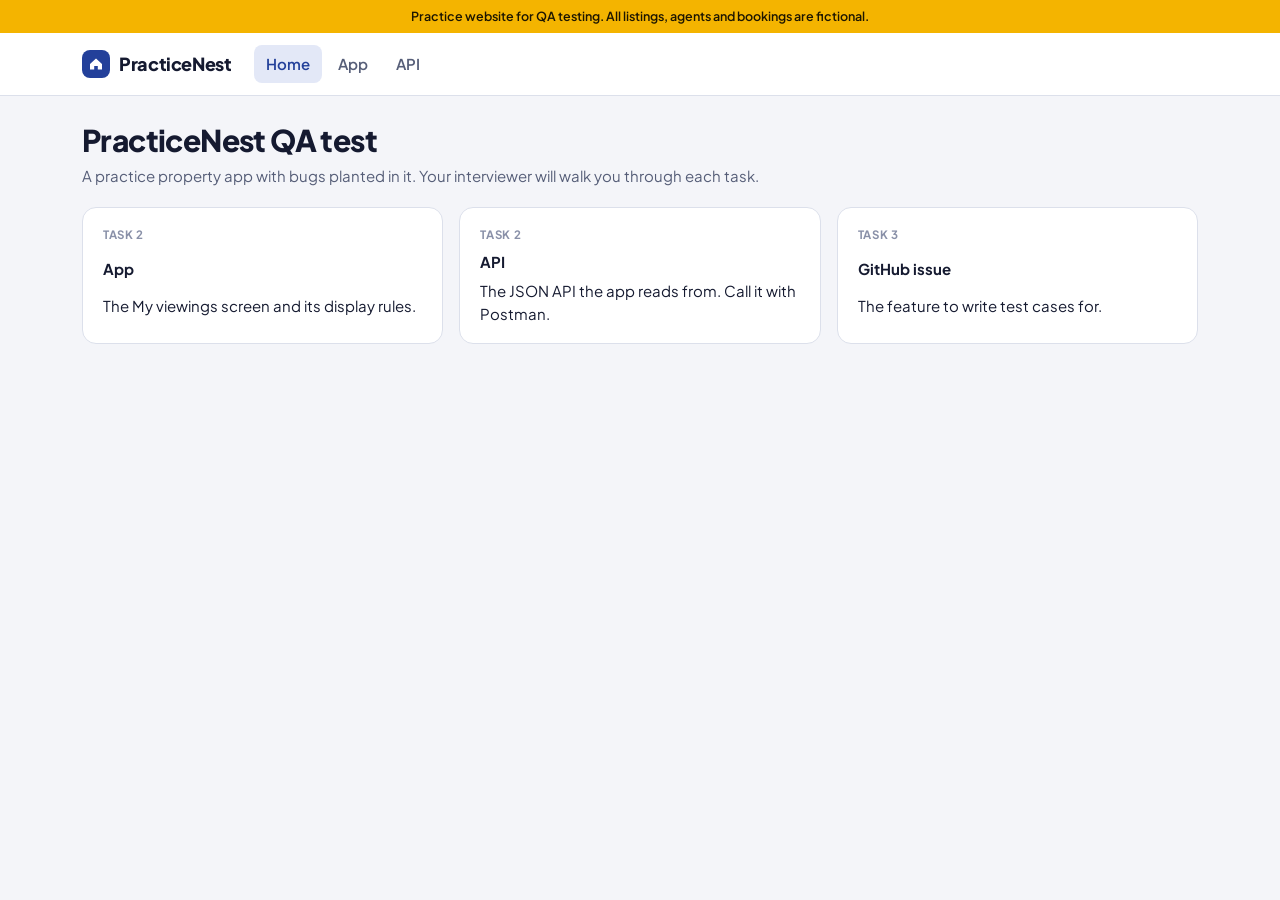
<file: index.html>
<!doctype html>
<html lang="en"><head><meta charset="utf-8"><meta name="viewport" content="width=device-width,initial-scale=1">
<title>Home · PracticeNest</title>
<link rel="preconnect" href="https://fonts.googleapis.com"><link rel="preconnect" href="https://fonts.gstatic.com" crossorigin>
<link rel="stylesheet" href="https://fonts.googleapis.com/css2?family=Plus+Jakarta+Sans:wght@400;500;600;700;800&family=JetBrains+Mono:wght@400;500&display=swap">
<link rel="stylesheet" href="assets/site.css">

</head><body>
<div class="practice">Practice website for QA testing. All listings, agents and bookings are fictional.</div>
<header class="bar"><div class="bar-in">
  <a class="brand" href=""><span class="brand-mark" aria-hidden="true"><svg width="16" height="16" viewBox="0 0 16 16"><path d="M2 8 8 2.5 14 8v5.5H9.8V10H6.2v3.5H2z" fill="#fff"/></svg></span>PracticeNest</a>
  <nav class="nav" aria-label="Main"><a href="" aria-current="page">Home</a><a href="app/">App</a><a href="api/">API</a></nav>
</div></header>
<main>

<h1>PracticeNest QA test</h1>
<p class="lead">A practice property app with bugs planted in it. Your interviewer will walk you through each task.</p>
<div class="cards">
  <a class="panel" href="app/"><small>Task 2</small><b>App</b><span>The My viewings screen and its display rules.</span></a>
  <a class="panel" href="api/"><small>Task 2</small><b>API</b><span>The JSON API the app reads from. Call it with Postman.</span></a>
  <a class="panel" href="https://github.com/bingjiang/practicenest/issues/1"><small>Task 3</small><b>GitHub issue</b><span>The feature to write test cases for.</span></a>
</div>

</main>
</body></html>
</file>
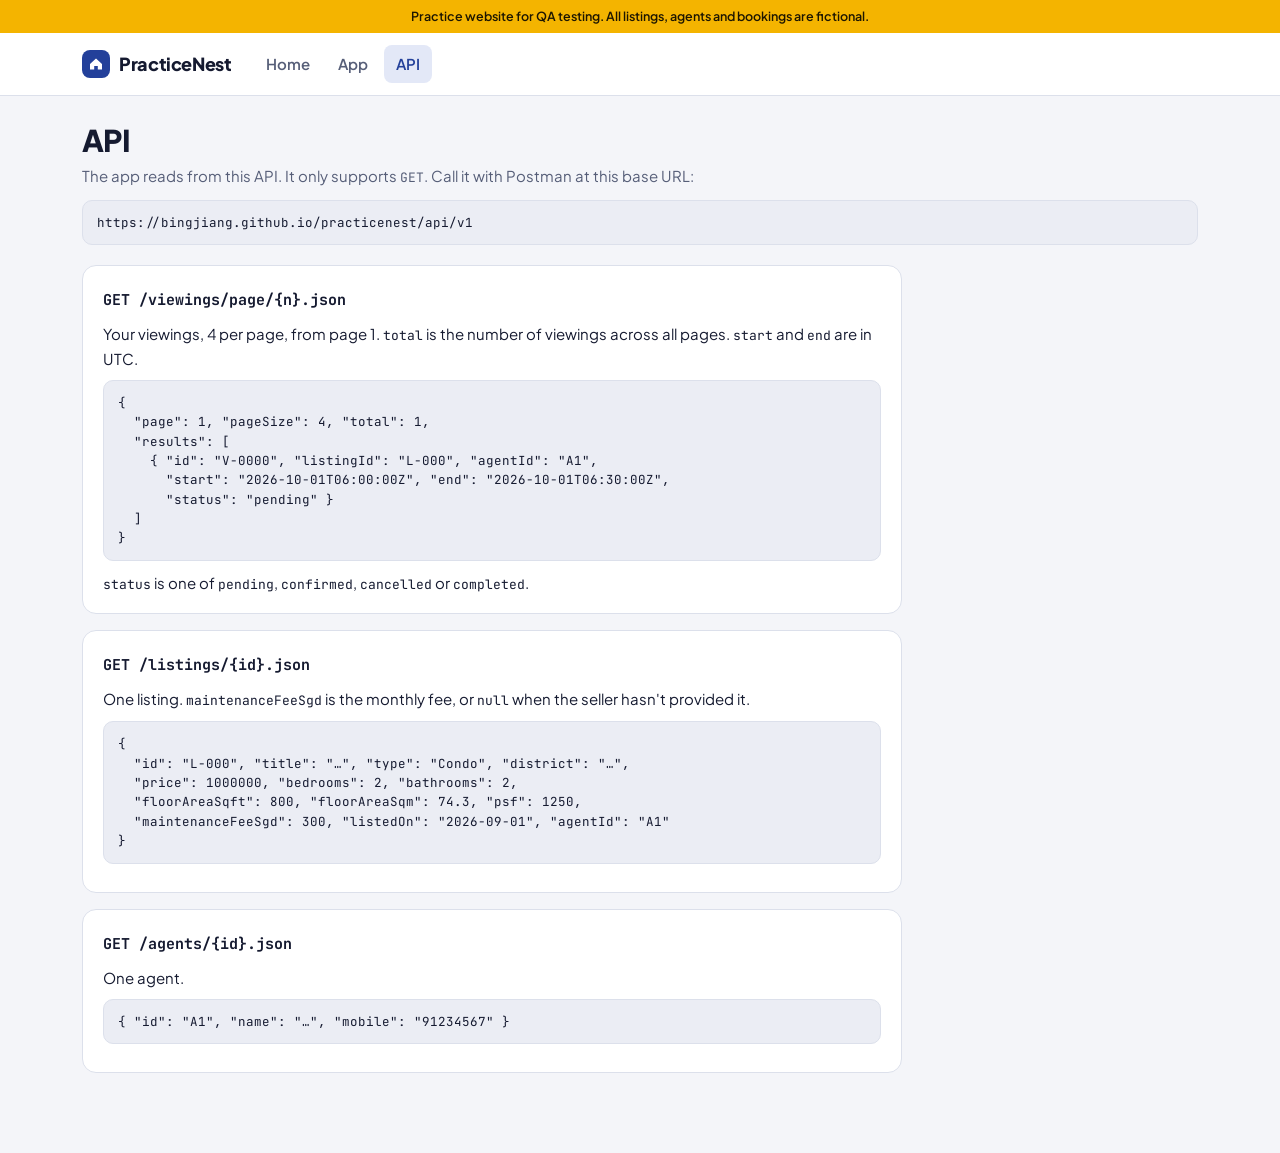
<file: api/index.html>
<!doctype html>
<html lang="en"><head><meta charset="utf-8"><meta name="viewport" content="width=device-width,initial-scale=1">
<title>API · PracticeNest</title>
<link rel="preconnect" href="https://fonts.googleapis.com"><link rel="preconnect" href="https://fonts.gstatic.com" crossorigin>
<link rel="stylesheet" href="https://fonts.googleapis.com/css2?family=Plus+Jakarta+Sans:wght@400;500;600;700;800&family=JetBrains+Mono:wght@400;500&display=swap">
<link rel="stylesheet" href="../assets/site.css">
<style>.apigrid{margin-top:20px;display:grid;gap:16px;max-width:820px}.apigrid h2 code{font-size:15px}.apigrid pre{margin:10px 0}</style>
</head><body>
<div class="practice">Practice website for QA testing. All listings, agents and bookings are fictional.</div>
<header class="bar"><div class="bar-in">
  <a class="brand" href="../"><span class="brand-mark" aria-hidden="true"><svg width="16" height="16" viewBox="0 0 16 16"><path d="M2 8 8 2.5 14 8v5.5H9.8V10H6.2v3.5H2z" fill="#fff"/></svg></span>PracticeNest</a>
  <nav class="nav" aria-label="Main"><a href="../">Home</a><a href="../app/">App</a><a href="../api/" aria-current="page">API</a></nav>
</div></header>
<main>

<h1>API</h1>
<p class="lead">The app reads from this API. It only supports <code>GET</code>. Call it with Postman at this base URL:</p>
<pre style="margin-top:12px">https://bingjiang.github.io/practicenest/api/v1</pre>
<div class="apigrid">
  <section class="panel"><h2><code>GET /viewings/page/{n}.json</code></h2>
    <p>Your viewings, 4 per page, from page 1. <code>total</code> is the number of viewings across all pages. <code>start</code> and <code>end</code> are in UTC.</p>
<pre>{
  "page": 1, "pageSize": 4, "total": 1,
  "results": [
    { "id": "V-0000", "listingId": "L-000", "agentId": "A1",
      "start": "2026-10-01T06:00:00Z", "end": "2026-10-01T06:30:00Z",
      "status": "pending" }
  ]
}</pre>
    <p><code>status</code> is one of <code>pending</code>, <code>confirmed</code>, <code>cancelled</code> or <code>completed</code>.</p>
  </section>
  <section class="panel"><h2><code>GET /listings/{id}.json</code></h2>
    <p>One listing. <code>maintenanceFeeSgd</code> is the monthly fee, or <code>null</code> when the seller hasn't provided it.</p>
<pre>{
  "id": "L-000", "title": "…", "type": "Condo", "district": "…",
  "price": 1000000, "bedrooms": 2, "bathrooms": 2,
  "floorAreaSqft": 800, "floorAreaSqm": 74.3, "psf": 1250,
  "maintenanceFeeSgd": 300, "listedOn": "2026-09-01", "agentId": "A1"
}</pre>
  </section>
  <section class="panel"><h2><code>GET /agents/{id}.json</code></h2>
    <p>One agent.</p>
<pre>{ "id": "A1", "name": "…", "mobile": "91234567" }</pre>
  </section>
</div>

</main>
</body></html>
</file>
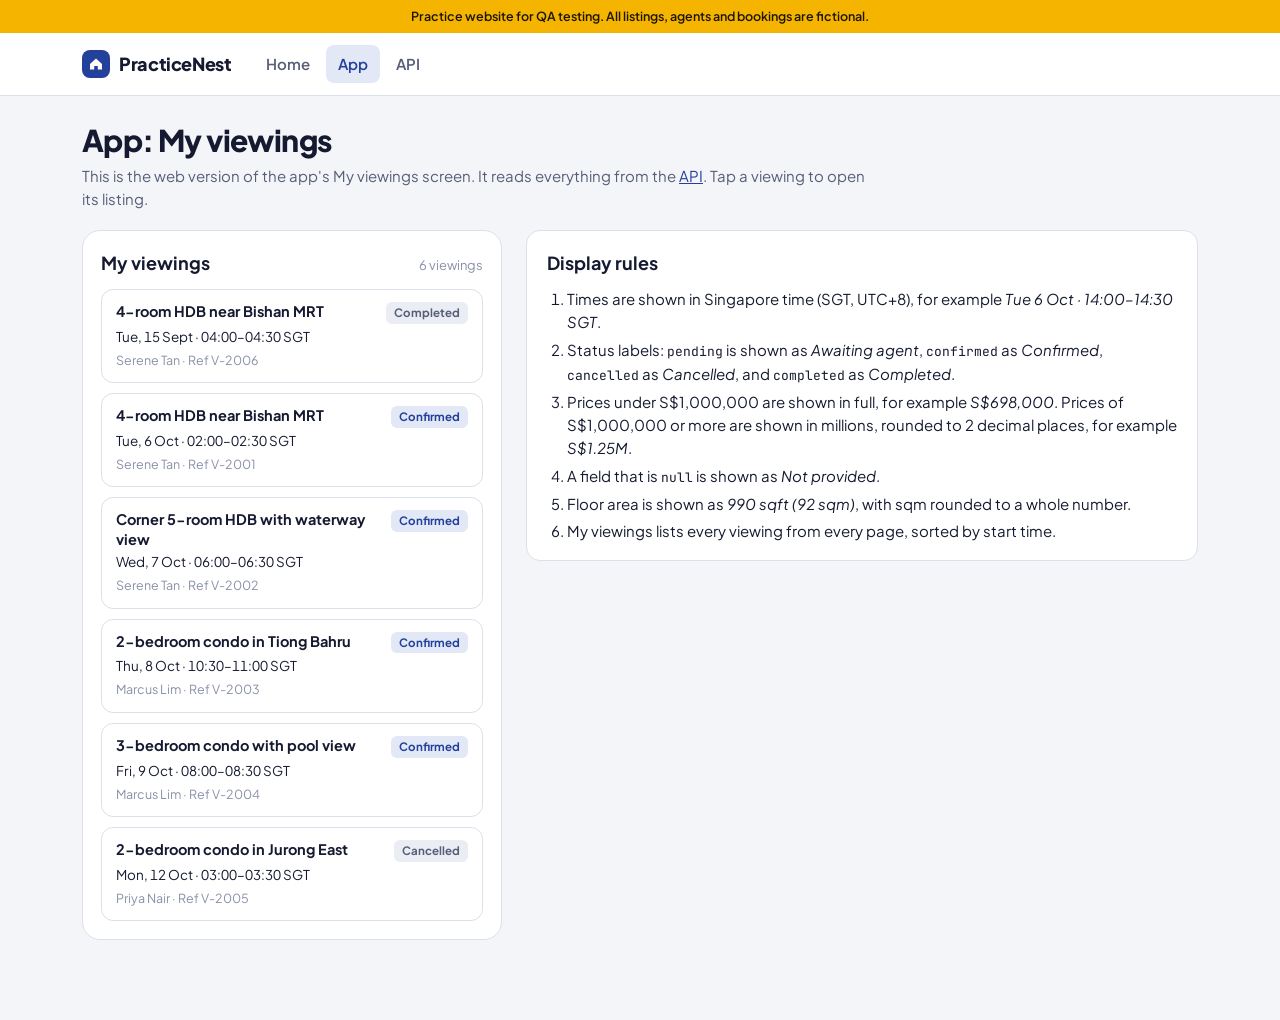
<file: app/index.html>
<!doctype html>
<html lang="en"><head><meta charset="utf-8"><meta name="viewport" content="width=device-width,initial-scale=1">
<title>App · PracticeNest</title>
<link rel="preconnect" href="https://fonts.googleapis.com"><link rel="preconnect" href="https://fonts.gstatic.com" crossorigin>
<link rel="stylesheet" href="https://fonts.googleapis.com/css2?family=Plus+Jakarta+Sans:wght@400;500;600;700;800&family=JetBrains+Mono:wght@400;500&display=swap">
<link rel="stylesheet" href="../assets/site.css">
<style>
.appgrid{margin-top:20px;display:grid;grid-template-columns:minmax(0,420px) minmax(0,1fr);gap:24px;align-items:start}
@media (max-width:860px){.appgrid{grid-template-columns:1fr}}
.phone{background:var(--surface);border:1px solid var(--line);border-radius:18px;padding:18px;min-height:420px}
.phead{display:flex;align-items:baseline;justify-content:space-between;margin-bottom:12px}
.phead h2{margin:0}
.count,.note{color:var(--faint);font-size:13px}
.vlist{display:grid;gap:10px}
.vrow{display:grid;gap:3px;padding:12px 14px;border:1px solid var(--line);border-radius:12px;text-decoration:none;color:inherit}
.vrow:hover{border-color:var(--accent)}
.vtop{display:flex;justify-content:space-between;gap:10px;align-items:flex-start}
.vtop b{font-size:14.5px;line-height:1.35}
.vwhen{font-size:13.5px;font-variant-numeric:tabular-nums}
.vmeta{font-size:12.5px;color:var(--faint)}
.chip{flex:none;font-size:11.5px;font-weight:700;padding:2px 8px;border-radius:6px;background:var(--accent-soft);color:var(--accent)}
.chip-cancelled,.chip-completed{background:var(--sunk);color:var(--muted)}
.back{font-weight:600;text-decoration:none;font-size:14px}
.dtitle{margin:12px 0 2px;font-size:20px}
.dsub{margin:0;color:var(--muted);font-size:13.5px}
.dprice{margin:8px 0 0;font-size:24px;font-weight:800;color:var(--accent)}
.facts{margin:14px 0;display:grid;grid-template-columns:1fr 1fr;gap:8px}
.facts div{padding:9px 11px;border:1px solid var(--line);border-radius:10px}
.facts dt{font-size:11.5px;color:var(--faint);font-weight:600}
.facts dd{margin:0;font-weight:700;font-variant-numeric:tabular-nums}
.agentbox{display:grid;padding:10px 12px;border-radius:10px;background:var(--sunk)}
.agentbox span{font-size:13px;color:var(--muted)}
.err{color:var(--bad);font-weight:600}
</style>
</head><body>
<div class="practice">Practice website for QA testing. All listings, agents and bookings are fictional.</div>
<header class="bar"><div class="bar-in">
  <a class="brand" href="../"><span class="brand-mark" aria-hidden="true"><svg width="16" height="16" viewBox="0 0 16 16"><path d="M2 8 8 2.5 14 8v5.5H9.8V10H6.2v3.5H2z" fill="#fff"/></svg></span>PracticeNest</a>
  <nav class="nav" aria-label="Main"><a href="../">Home</a><a href="../app/" aria-current="page">App</a><a href="../api/">API</a></nav>
</div></header>
<main>

<h1>App: My viewings</h1>
<p class="lead">This is the web version of the app's My viewings screen. It reads everything from the <a href="../api/">API</a>. Tap a viewing to open its listing.</p>
<div class="appgrid">
  <section class="phone" id="app" aria-live="polite"><p class="note">Loading…</p></section>
  <section class="panel"><h2>Display rules</h2>
    <ol>
      <li>Times are shown in Singapore time (SGT, UTC+8), for example <i>Tue 6 Oct · 14:00–14:30 SGT</i>.</li>
      <li>Status labels: <code>pending</code> is shown as <i>Awaiting agent</i>, <code>confirmed</code> as <i>Confirmed</i>, <code>cancelled</code> as <i>Cancelled</i>, and <code>completed</code> as <i>Completed</i>.</li>
      <li>Prices under S$1,000,000 are shown in full, for example <i>S$698,000</i>. Prices of S$1,000,000 or more are shown in millions, rounded to 2 decimal places, for example <i>S$1.25M</i>.</li>
      <li>A field that is <code>null</code> is shown as <i>Not provided</i>.</li>
      <li>Floor area is shown as <i>990 sqft (92 sqm)</i>, with sqm rounded to a whole number.</li>
      <li>My viewings lists every viewing from every page, sorted by start time.</li>
    </ol>
  </section>
</div>
<script src="app.js" defer></script>

</main>
</body></html>
</file>
<file: assets/site.css>
:root{
  --bg:#F4F5F9; --surface:#FFFFFF; --sunk:#EBEDF4; --ink:#151A30; --muted:#565E78; --faint:#8990A8;
  --line:#DCE0EB; --line-strong:#C4CADB; --accent:#23409A; --accent-soft:#E3E8F7; --sun:#F4B400;
  --ok:#1C8753; --bad:#BE3838;
  --sans:"Plus Jakarta Sans",system-ui,-apple-system,"Segoe UI",Roboto,sans-serif;
  --mono:"JetBrains Mono",ui-monospace,SFMono-Regular,Menlo,Consolas,monospace;
}
*{box-sizing:border-box}
body{margin:0;background:var(--bg);color:var(--ink);font:15px/1.55 var(--sans);-webkit-font-smoothing:antialiased}
a{color:var(--accent)}
code,.mono{font-family:var(--mono);font-size:13px}
.practice{background:var(--sun);color:#1D1600;font-size:12.5px;font-weight:600;text-align:center;padding:7px 16px}
.bar{background:var(--surface);border-bottom:1px solid var(--line)}
.bar-in{max-width:1180px;margin:0 auto;padding:12px clamp(16px,4vw,32px);display:flex;flex-wrap:wrap;align-items:center;gap:10px 22px}
.brand{display:flex;align-items:center;gap:9px;font-weight:800;font-size:18px;letter-spacing:-.02em;color:var(--ink);text-decoration:none}
.brand-mark{width:28px;height:28px;border-radius:8px;background:var(--accent);display:grid;place-items:center}
.nav{display:flex;gap:4px;flex-wrap:wrap}
.nav a{padding:7px 12px;border-radius:8px;font-weight:600;color:var(--muted);text-decoration:none}
.nav a:hover{color:var(--ink);background:var(--sunk)}
.nav a[aria-current="page"]{color:var(--accent);background:var(--accent-soft)}
main{max-width:1180px;margin:0 auto;padding:26px clamp(16px,4vw,32px) 80px}
h1{margin:0;font-size:clamp(22px,3vw,30px);line-height:1.2;font-weight:800;letter-spacing:-.02em}
h2{font-size:18px;margin:0 0 10px}
.lead{margin:6px 0 0;color:var(--muted);max-width:72ch}
.panel{background:var(--surface);border:1px solid var(--line);border-radius:14px;padding:18px 20px}
.panel p{margin:0 0 10px}
.panel p:last-child{margin-bottom:0}
.panel ul,.panel ol{margin:0;padding-left:20px;display:grid;gap:4px}
.cards{margin-top:20px;display:grid;grid-template-columns:repeat(auto-fit,minmax(240px,1fr));gap:16px}
.cards a.panel{text-decoration:none;color:inherit;display:grid;gap:6px}
.cards a.panel:hover{border-color:var(--accent)}
.cards small{color:var(--faint);font-weight:700;letter-spacing:.06em;text-transform:uppercase;font-size:11.5px}
pre{margin:0;padding:12px 14px;background:var(--sunk);border:1px solid var(--line);border-radius:10px;overflow-x:auto;font-family:var(--mono);font-size:12.5px;line-height:1.55}
table.t{border-collapse:collapse;width:100%}
table.t th,table.t td{text-align:left;padding:10px 12px;border-bottom:1px solid var(--line);vertical-align:top}
table.t th{font-size:11.5px;letter-spacing:.06em;text-transform:uppercase;color:var(--faint)}
.btn{display:inline-block;padding:8px 14px;border-radius:9px;border:1px solid var(--line-strong);background:var(--surface);font:inherit;font-weight:600;cursor:pointer;color:var(--ink);text-decoration:none}
.btn:hover{border-color:var(--ink)}
</file>
